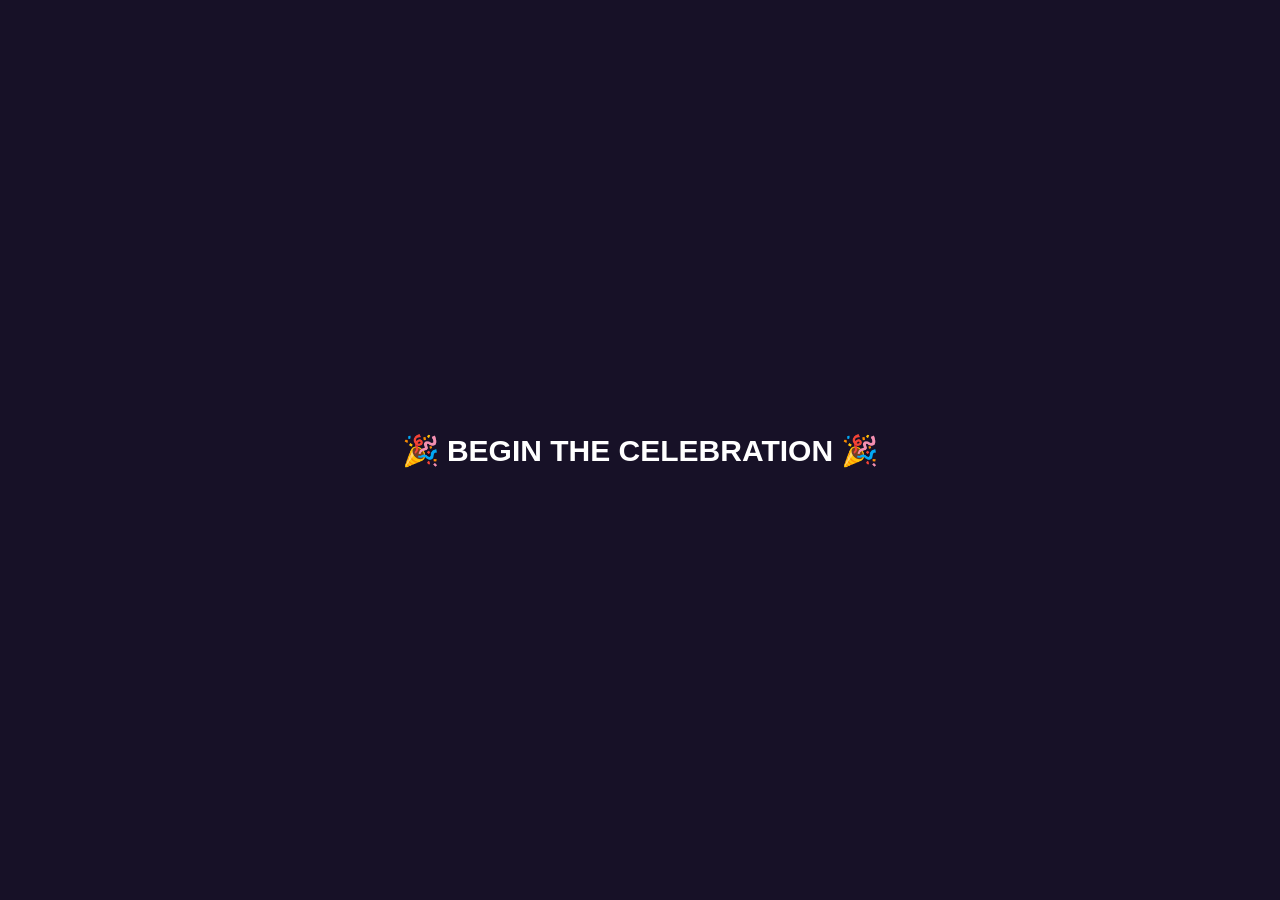
<file: index.html>
<!doctype html><html><head><meta charset="utf-8"><meta name="viewport" content="width=device-width,initial-scale=1"><title>Dr. Charishma turns 20!</title><link rel="stylesheet" href="styles.css"></head>
  <audio id="bgMusic">
    <source src="assets/birthday.mp3" type="audio/mpeg">
</audio>

<button id="startBtn" onclick="startCelebration()">
🎉 BEGIN THE CELEBRATION 🎉
</button>

<script>
function startCelebration(){

    const music=document.getElementById("bgMusic");

    music.play();

    document.getElementById("startBtn").style.display="none";

}
</script>
  <body><div class="noise"></div><nav class="topbar"><div class="brand">DR. C / LEVEL 20</div><div class="nav"><span class="pill">Future doctor. Forever sister.</span></div></nav><main class="page hero"><section><span class="tag">TOP SECRET BIRTHDAY FILE</span><h1><span class="script">Paging...</span>DR. CHARISHMA!</h1><p class="lead">You have officially unlocked Level 20. Before the white coat, the rounds, and all the lives you are going to change, there is one urgent prescription: a full dose of birthday chaos.</p><div class="actions"><button class="btn hot" onclick="startParty()">Begin the birthday rounds</button></div></section><aside class="poster photo-poster"><img src="assets/doctor-exhibition.jpeg" alt="Dr. Charishma at a medical exhibition"><span class="sticker s1">FUTURE DOCTOR</span><span class="sticker s2">PROUD SISTER MOMENT</span></aside></main><div class="toast"></div><script src="app.js"></script></body></html>
</file>
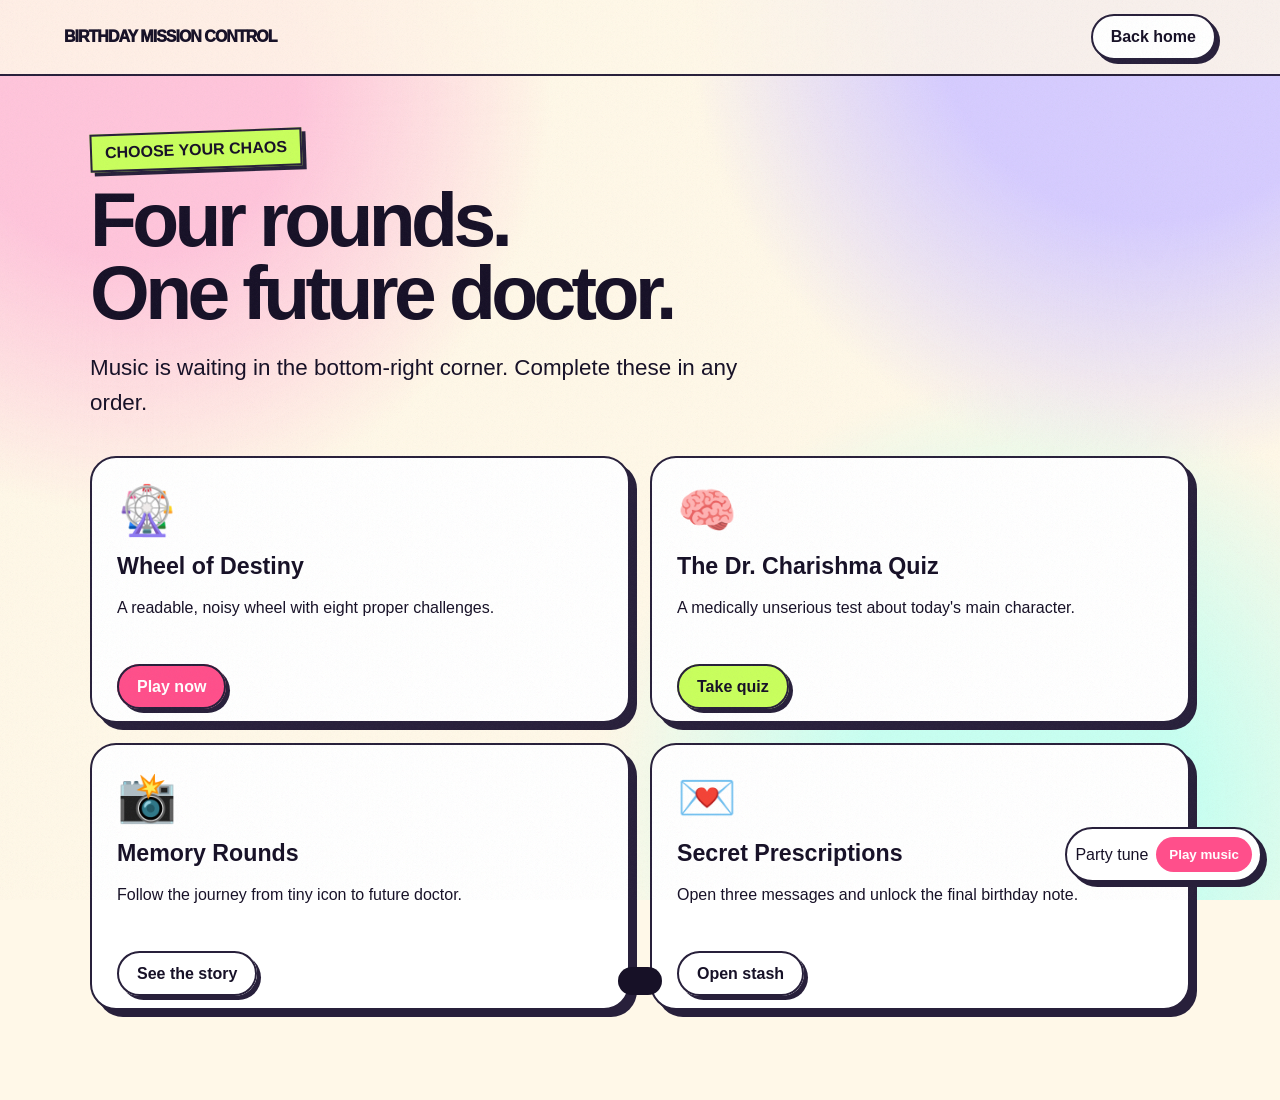
<file: hub.html>
<!doctype html><html><head><meta charset="utf-8"><meta name="viewport" content="width=device-width,initial-scale=1"><title>Dr. Charishma's Birthday Missions</title><link rel="stylesheet" href="styles.css"></head><body><div class="noise"></div><nav class="topbar"><div class="brand">BIRTHDAY MISSION CONTROL</div><div class="nav"><a class="pill" href="index.html">Back home</a></div></nav><main class="page"><span class="tag">CHOOSE YOUR CHAOS</span><h2>Four rounds.<br>One future doctor.</h2><p class="lead">Music is waiting in the bottom-right corner. Complete these in any order.</p><div class="grid"><article class="card"><div class="emoji">🎡</div><h3>Wheel of Destiny</h3><p>A readable, noisy wheel with eight proper challenges.</p><a class="btn hot" href="wheel.html">Play now</a></article><article class="card"><div class="emoji">🧠</div><h3>The Dr. Charishma Quiz</h3><p>A medically unserious test about today's main character.</p><a class="btn lime" href="quiz.html">Take quiz</a></article><article class="card"><div class="emoji">📸</div><h3>Memory Rounds</h3><p>Follow the journey from tiny icon to future doctor.</p><a class="btn" href="photos.html">See the story</a></article><article class="card"><div class="emoji">💌</div><h3>Secret Prescriptions</h3><p>Open three messages and unlock the final birthday note.</p><a class="btn" href="surprise.html">Open stash</a></article></div></main><div class="toast"></div><script src="app.js"></script></body></html>
</file>
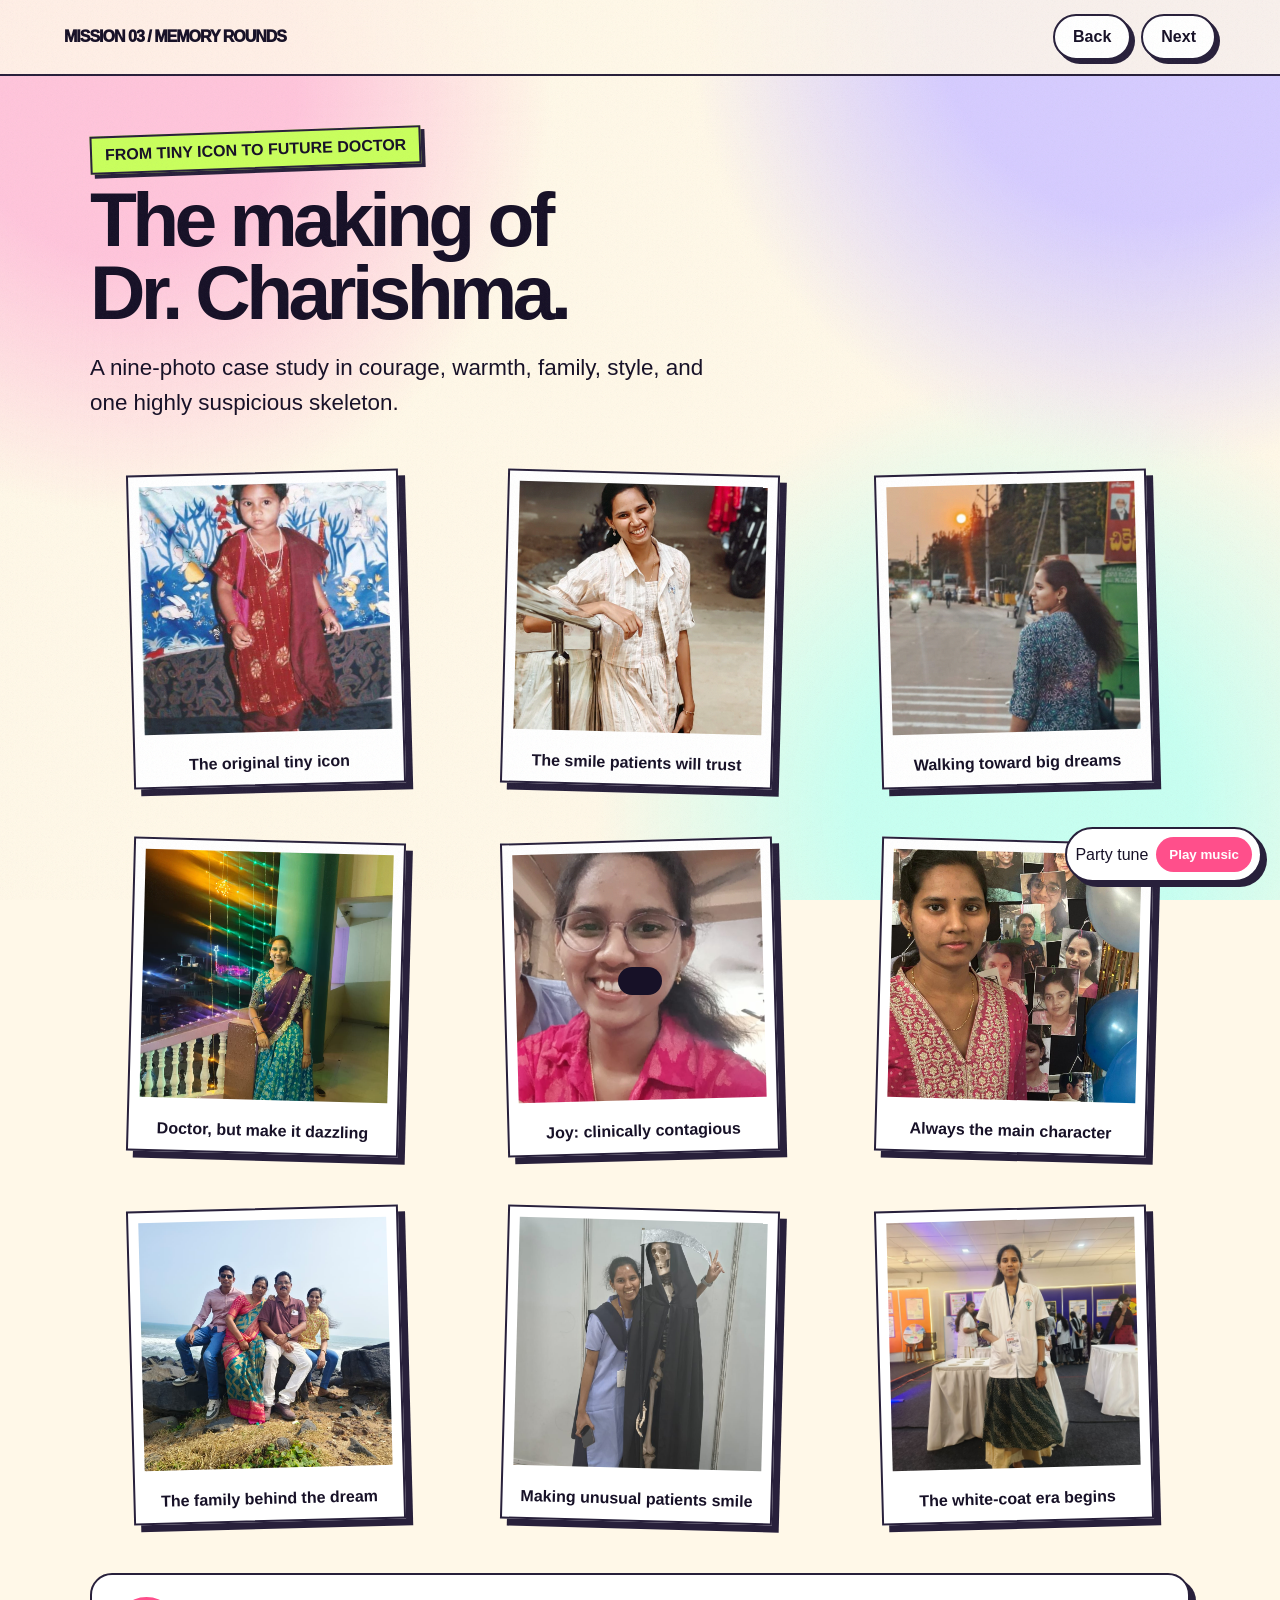
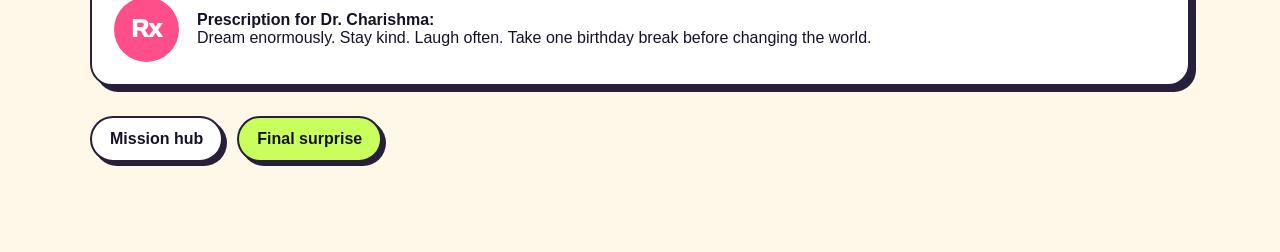
<file: photos.html>
<!doctype html><html><head><meta charset="utf-8"><meta name="viewport" content="width=device-width,initial-scale=1"><title>Dr. Charishma's Story</title><link rel="stylesheet" href="styles.css"></head><body><div class="noise"></div><nav class="topbar"><div class="brand">MISSION 03 / MEMORY ROUNDS</div><div class="nav"><a class="pill" href="hub.html">Back</a><a class="pill hide-mobile" href="surprise.html">Next</a></div></nav><main class="page"><span class="tag">FROM TINY ICON TO FUTURE DOCTOR</span><h2>The making of<br>Dr. Charishma.</h2><p class="lead">A nine-photo case study in courage, warmth, family, style, and one highly suspicious skeleton.</p><div class="gallery story-gallery" id="gallery"><figure class="photo-card"><img src="assets/little-charishma.jpeg" alt="Dr. Charishma as a child"><figcaption>The original tiny icon</figcaption></figure><figure class="photo-card"><img src="assets/bright-smile.jpeg" alt="Dr. Charishma smiling"><figcaption>The smile patients will trust</figcaption></figure><figure class="photo-card"><img src="assets/sunset-walk.jpeg" alt="Dr. Charishma at sunset"><figcaption>Walking toward big dreams</figcaption></figure><figure class="photo-card"><img src="assets/festive-lights.jpeg" alt="Dr. Charishma in festive clothes"><figcaption>Doctor, but make it dazzling</figcaption></figure><figure class="photo-card"><img src="assets/pink-smile.jpeg" alt="Dr. Charishma smiling in pink"><figcaption>Joy: clinically contagious</figcaption></figure><figure class="photo-card"><img src="assets/birthday-collage.jpeg" alt="Dr. Charishma at a celebration"><figcaption>Always the main character</figcaption></figure><figure class="photo-card"><img src="assets/family-whitecoat.jpeg" alt="Dr. Charishma with her family"><figcaption>The family behind the dream</figcaption></figure><figure class="photo-card"><img src="assets/skeleton-friend.jpeg" alt="Dr. Charishma beside a skeleton model"><figcaption>Making unusual patients smile</figcaption></figure><figure class="photo-card"><img src="assets/doctor-exhibition.jpeg" alt="Dr. Charishma in her white coat"><figcaption>The white-coat era begins</figcaption></figure></div><div class="doctor-note"><span>Rx</span><div><strong>Prescription for Dr. Charishma:</strong><br>Dream enormously. Stay kind. Laugh often. Take one birthday break before changing the world.</div></div><div class="actions"><a class="btn" href="hub.html">Mission hub</a><a class="btn lime" href="surprise.html">Final surprise</a></div></main><div class="toast"></div><script src="app.js"></script></body></html>
</file>
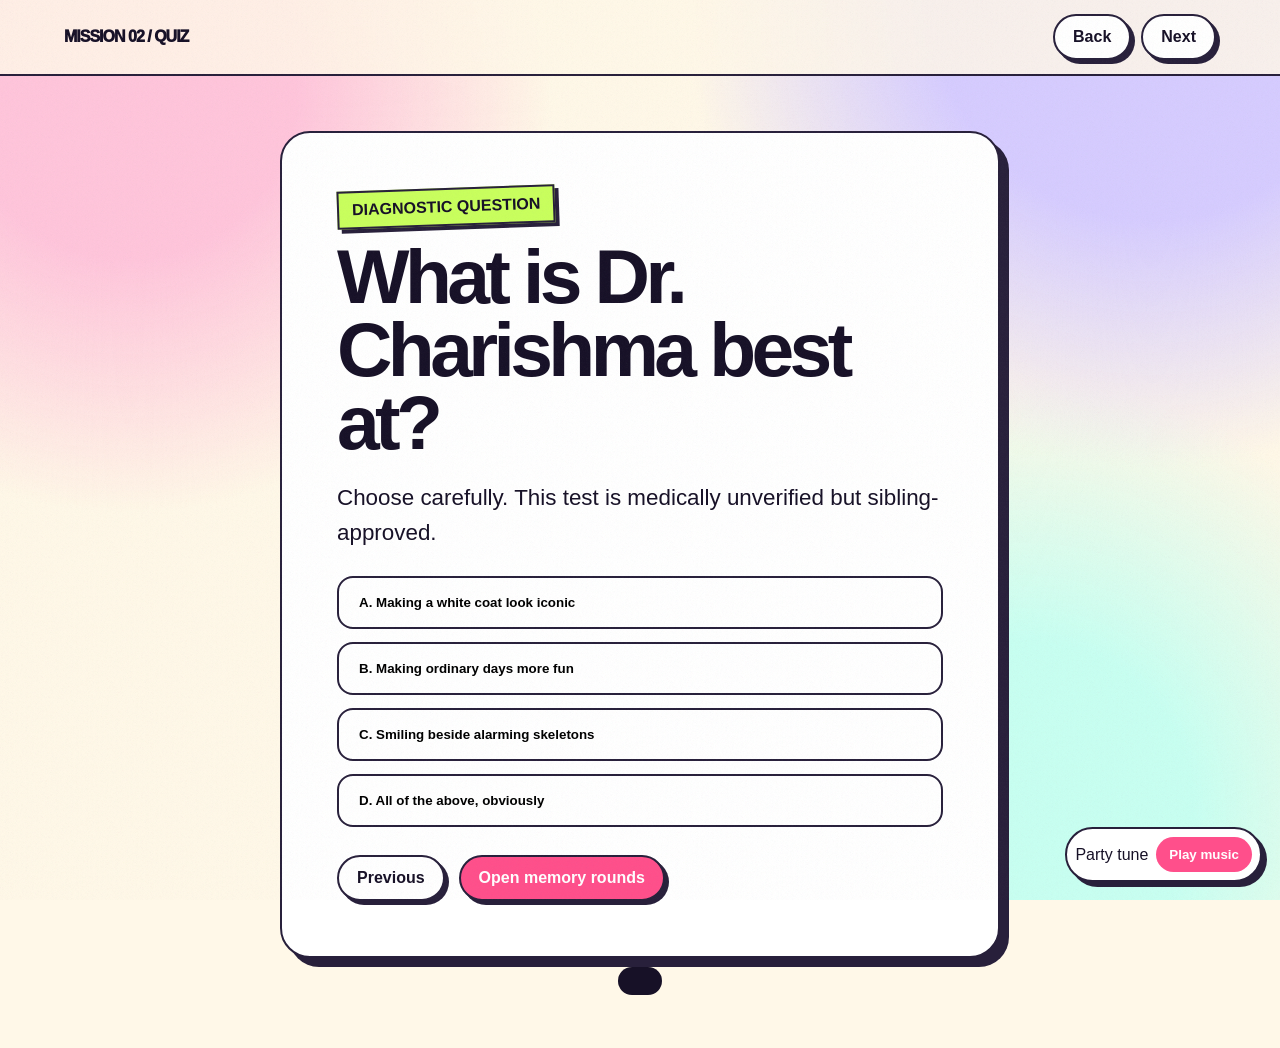
<file: quiz.html>
<!doctype html><html><head><meta charset="utf-8"><meta name="viewport" content="width=device-width,initial-scale=1"><title>The Dr. Charishma Quiz</title><link rel="stylesheet" href="styles.css"></head><body><div class="noise"></div><nav class="topbar"><div class="brand">MISSION 02 / QUIZ</div><div class="nav"><a class="pill" href="wheel.html">Back</a><a class="pill hide-mobile" href="photos.html">Next</a></div></nav><main class="page"><div class="panel quiz-box"><span class="tag">DIAGNOSTIC QUESTION</span><h2>What is Dr. Charishma best at?</h2><p class="lead">Choose carefully. This test is medically unverified but sibling-approved.</p><div class="answers"><button class="answer" onclick="answer(this,false)">A. Making a white coat look iconic</button><button class="answer" onclick="answer(this,false)">B. Making ordinary days more fun</button><button class="answer" onclick="answer(this,false)">C. Smiling beside alarming skeletons</button><button class="answer" data-ok="1" onclick="answer(this,true)">D. All of the above, obviously</button></div><div class="actions"><a class="btn" href="wheel.html">Previous</a><a class="btn hot" href="photos.html">Open memory rounds</a></div></div></main><div class="toast"></div><script src="app.js"></script></body></html>
</file>
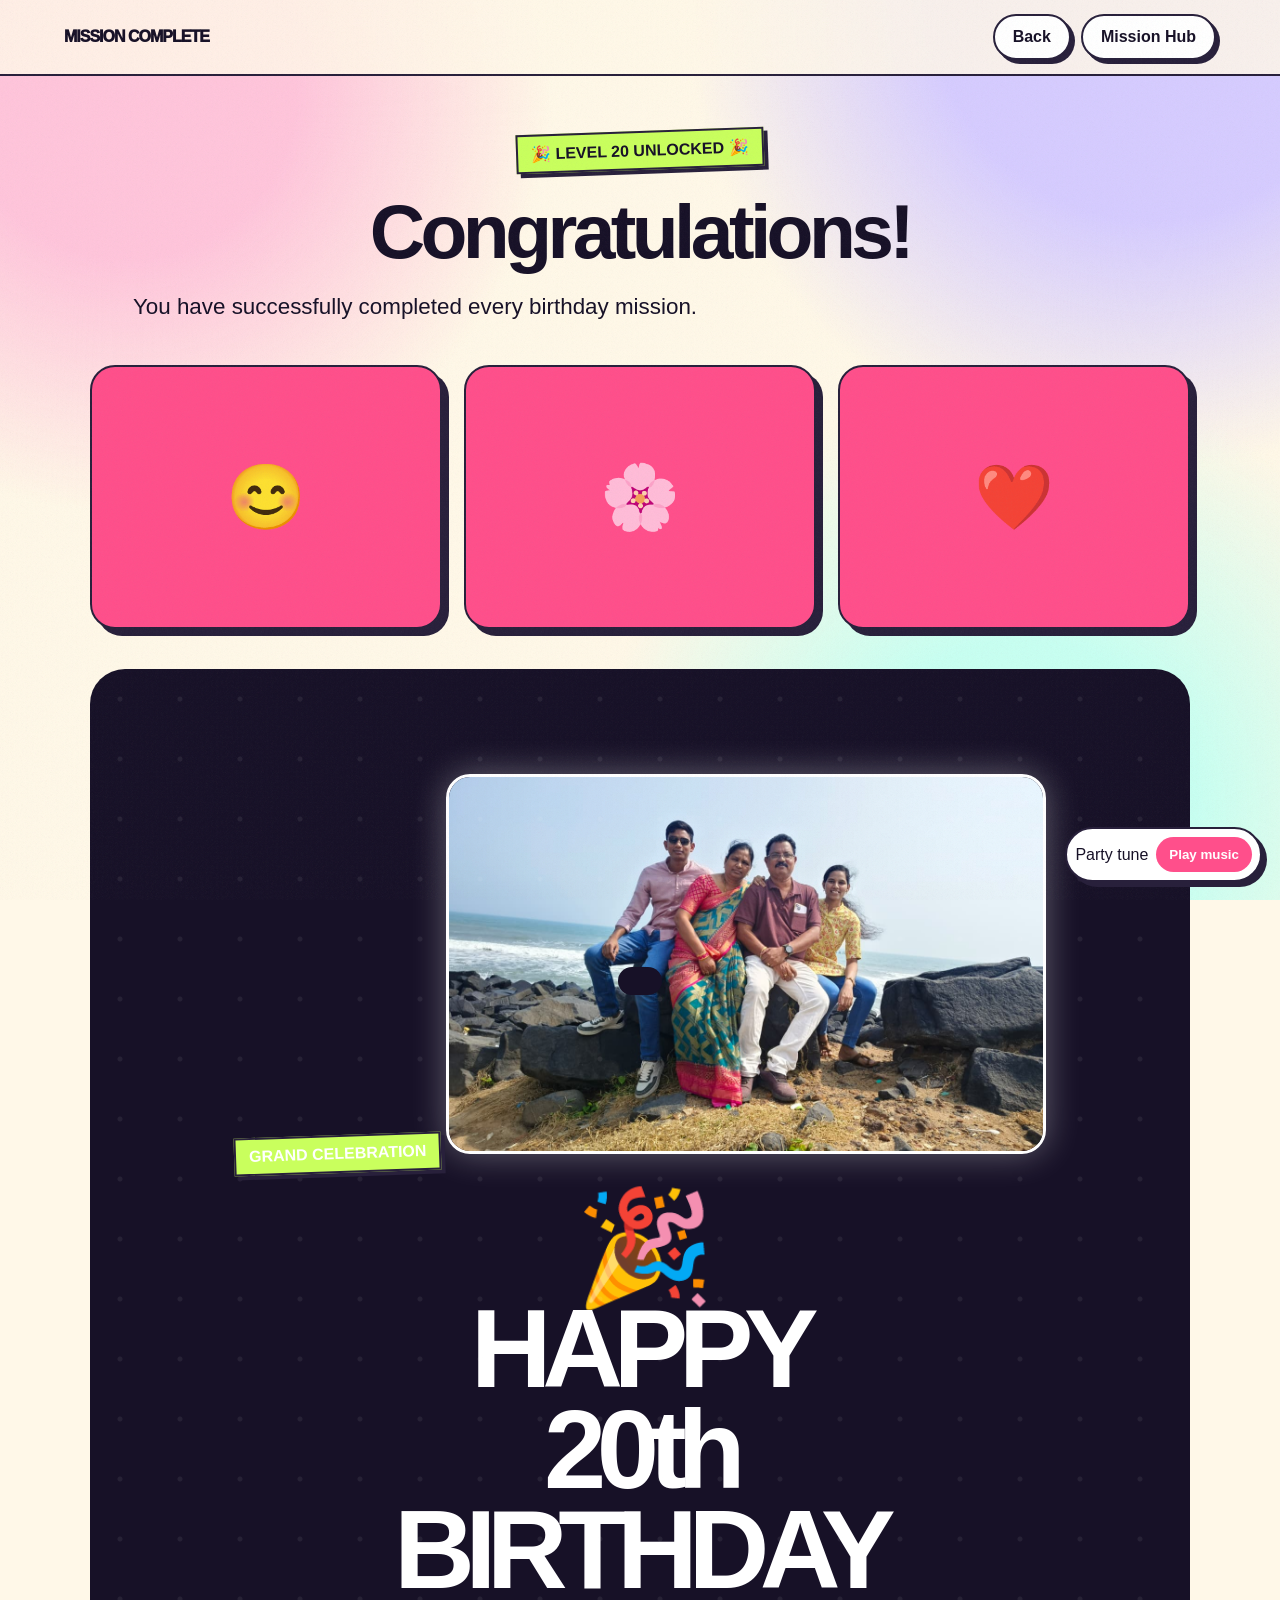
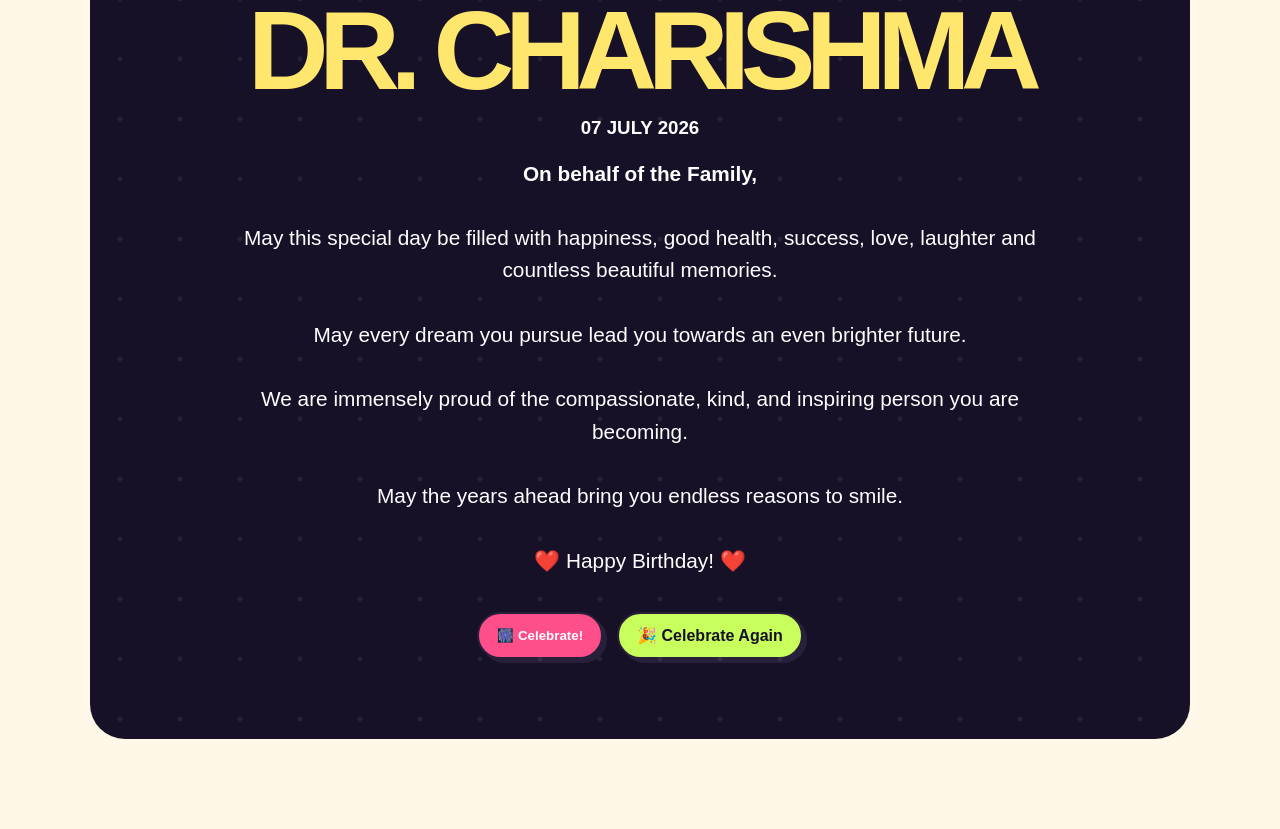
<file: surprise.html>
<!doctype html>
<html>

<head>
<meta charset="utf-8">
<meta name="viewport" content="width=device-width,initial-scale=1">
<title>Grand Finale | Dr. Charishma</title>
<link rel="stylesheet" href="styles.css">
</head>

<body>

<div class="noise"></div>

<nav class="topbar">
<div class="brand">MISSION COMPLETE</div>

<div class="nav">
<a class="pill" href="photos.html">Back</a>
<a class="pill hide-mobile" href="hub.html">Mission Hub</a>
</div>
</nav>

<main class="page">

<div style="text-align:center">

<span class="tag">🎉 LEVEL 20 UNLOCKED 🎉</span>

<h2 style="margin-top:25px">
Congratulations!
</h2>

<p class="lead">
You have successfully completed every birthday mission.
</p>

</div>

<div class="envelopes">

<button class="envelope"
onclick="openEnvelope(this,'Always keep smiling because your smile lights up every room.')">
😊
</button>

<button class="envelope"
onclick="openEnvelope(this,'May your twenties be filled with happiness, success, adventures and countless blessings.')">
🌸
</button>

<button class="envelope"
onclick="openEnvelope(this,'Your family is incredibly proud of the wonderful person and future doctor you are becoming.')">
❤️
</button>

</div>

<section class="finale doctor-finale">

<span class="tag">
GRAND CELEBRATION
</span>

<img
class="final-photo"
src="assets/family-whitecoat.jpeg"
alt="Family">

<h1 style="font-size:clamp(4rem,9vw,7rem);line-height:.9">

🎉<br>

HAPPY

<br>

20th

<br>

BIRTHDAY

<br>

<span style="color:#ffe66d">

DR. CHARISHMA

</span>

</h1>

<h3 style="margin-top:-10px">

07 JULY 2026

</h3>

<p
class="lead"
style="max-width:850px;margin:auto;font-size:1.3rem">

<strong>On behalf of the Family,</strong>

<br><br>

May this special day be filled with happiness,
good health,
success,
love,
laughter
and countless beautiful memories.

<br><br>

May every dream you pursue lead you towards an even brighter future.

<br><br>

We are immensely proud of the compassionate,
kind,
and inspiring person you are becoming.

<br><br>

May the years ahead bring you endless reasons to smile.

<br><br>

❤️
Happy Birthday!
❤️

</p>

<div class="actions"
style="justify-content:center;margin-top:35px">

<button
class="btn hot"
onclick="finale()">

🎆 Celebrate!

</button>

<a
class="btn lime"
href="index.html">

🎉 Celebrate Again

</a>

</div>

</section>

</main>

<div class="toast"></div>
<audio id="birthdaySong">
    <source src="assets/birthday.mp3" type="audio/mpeg">
</audio>
<script src="app.js"></script>

</body>

</html>
</file>
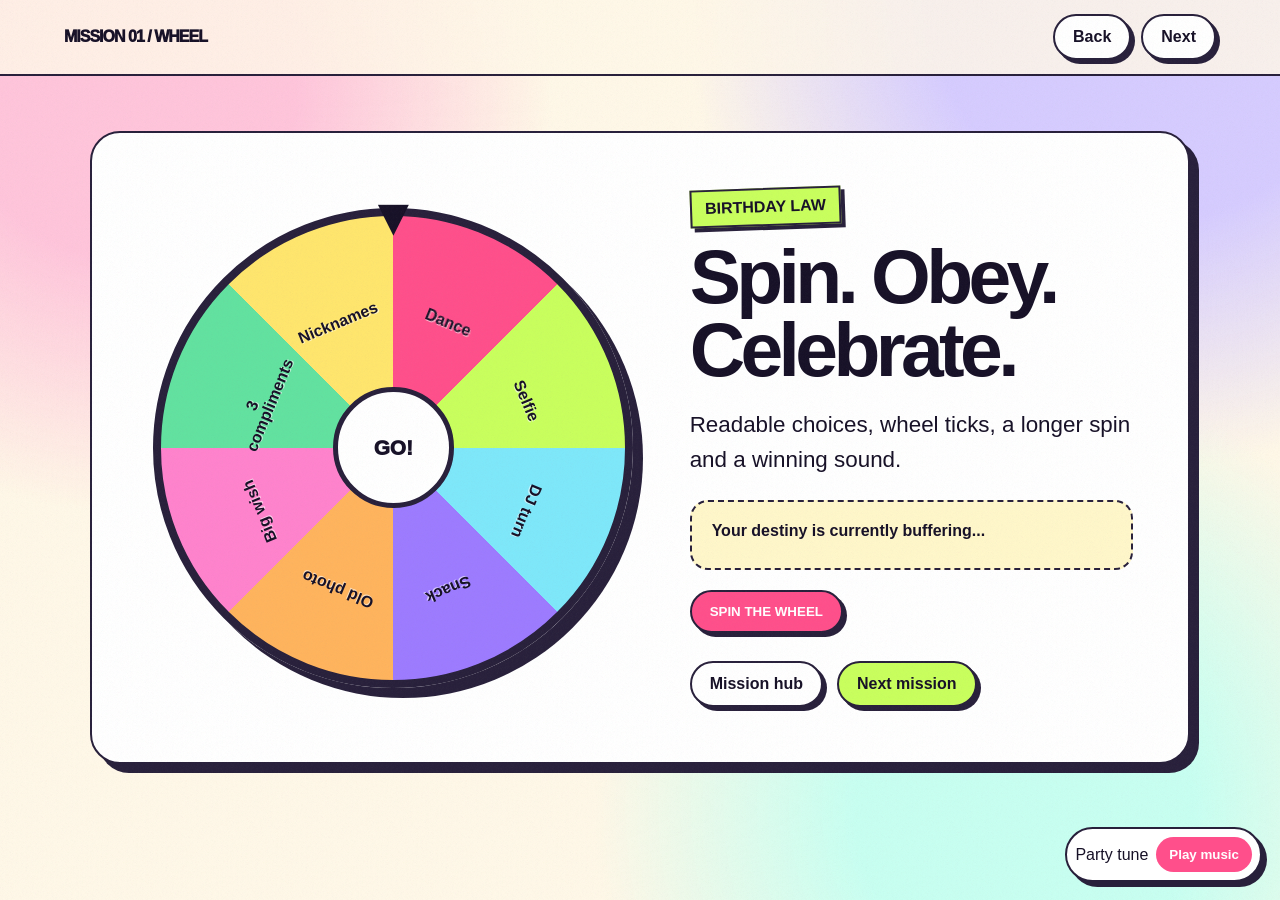
<file: wheel.html>
<!doctype html><html><head><meta charset="utf-8"><meta name="viewport" content="width=device-width,initial-scale=1"><title>Wheel of Destiny</title><link rel="stylesheet" href="styles.css"></head><body><div class="noise"></div><nav class="topbar"><div class="brand">MISSION 01 / WHEEL</div><div class="nav"><a class="pill" href="hub.html">Back</a><a class="pill hide-mobile" href="quiz.html">Next</a></div></nav><main class="page"><div class="wheel-layout panel"><div class="wheel-wrap"><div class="pointer">▼</div><div class="wheel"><div class="wheel-label" style="transform:rotate(-67.5deg)"><span>Dance</span></div><div class="wheel-label" style="transform:rotate(-22.5deg)"><span>Selfie</span></div><div class="wheel-label" style="transform:rotate(22.5deg)"><span>DJ turn</span></div><div class="wheel-label" style="transform:rotate(67.5deg)"><span>Snack</span></div><div class="wheel-label" style="transform:rotate(112.5deg)"><span>Old photo</span></div><div class="wheel-label" style="transform:rotate(157.5deg)"><span>Big wish</span></div><div class="wheel-label" style="transform:rotate(202.5deg)"><span>3 compliments</span></div><div class="wheel-label" style="transform:rotate(247.5deg)"><span>Nicknames</span></div></div></div><section><span class="tag">BIRTHDAY LAW</span><h2>Spin. Obey. Celebrate.</h2><p class="lead">Readable choices, wheel ticks, a longer spin and a winning sound.</p><div class="result" id="result">Your destiny is currently buffering...</div><button class="btn hot" id="spinBtn" onclick="spin()">SPIN THE WHEEL</button><div class="actions"><a class="btn" href="hub.html">Mission hub</a><a class="btn lime" href="quiz.html">Next mission</a></div></section></div></main><div class="toast"></div><script src="app.js"></script></body></html>
</file>
<file: styles.css>
:root{--night:#171127;--cream:#fff8e8;--hot:#ff4f8b;--lime:#c9ff5d;--blue:#7ee8fa;--violet:#9d7bff;--line:#28203b}*{box-sizing:border-box}html{scroll-behavior:smooth}body{margin:0;min-height:100vh;font-family:Arial,sans-serif;color:var(--night);background:var(--cream);overflow-x:hidden}body:before{content:"";position:fixed;inset:0;z-index:-2;background:radial-gradient(circle at 10% 10%,#ffc5db 0 12%,transparent 30%),radial-gradient(circle at 90% 0,#d6ccff 0 15%,transparent 32%),radial-gradient(circle at 80% 90%,#c8fff1 0 13%,transparent 33%)}.noise{position:fixed;inset:0;opacity:.05;pointer-events:none;z-index:30;background-image:url("data:image/svg+xml,%3Csvg xmlns='http://www.w3.org/2000/svg' width='140' height='140'%3E%3Cfilter id='n'%3E%3CfeTurbulence baseFrequency='.8' numOctaves='3'/%3E%3C/filter%3E%3Crect width='100%25' height='100%25' filter='url(%23n)'/%3E%3C/svg%3E")}.topbar{height:76px;display:flex;align-items:center;justify-content:space-between;padding:0 clamp(18px,5vw,70px);border-bottom:2px solid var(--line);background:rgba(255,248,232,.82);backdrop-filter:blur(12px);position:sticky;top:0;z-index:20}.brand{font-weight:1000;letter-spacing:-1px}.nav{display:flex;gap:10px}.pill,.btn{border:2px solid var(--line);border-radius:999px;padding:12px 18px;background:white;color:var(--night);font-weight:900;text-decoration:none;cursor:pointer;box-shadow:4px 4px 0 var(--line);transition:.15s}.pill:hover,.btn:hover{transform:translate(2px,2px);box-shadow:2px 2px 0 var(--line)}.btn.hot{background:var(--hot);color:white}.btn.lime{background:var(--lime)}.page{width:min(1100px,92%);margin:auto;padding:55px 0 90px}.hero{min-height:calc(100vh - 76px);display:grid;grid-template-columns:1.1fr .9fr;gap:55px;align-items:center}.tag{display:inline-block;padding:8px 13px;border:2px solid var(--line);background:var(--lime);font-weight:900;transform:rotate(-2deg);box-shadow:4px 4px 0 var(--line)}h1{font-size:clamp(4rem,11vw,8rem);line-height:.82;letter-spacing:-.085em;margin:28px 0}.script{display:block;color:var(--hot);font-family:cursive;font-size:.42em;letter-spacing:0;transform:rotate(-3deg);margin-bottom:15px}.lead{font-size:clamp(1.1rem,2vw,1.4rem);line-height:1.55;max-width:650px}.actions{display:flex;gap:14px;flex-wrap:wrap;margin-top:28px}.poster{aspect-ratio:4/5;background:var(--violet);border:3px solid var(--line);border-radius:32px;box-shadow:14px 14px 0 var(--line);display:grid;place-items:center;position:relative;transform:rotate(3deg);overflow:hidden}.poster .big{font-size:clamp(7rem,18vw,13rem);font-weight:1000;color:white;text-shadow:8px 8px 0 var(--hot)}.sticker{position:absolute;background:var(--lime);border:2px solid var(--line);padding:10px 14px;border-radius:50%;font-weight:1000}.s1{top:8%;right:6%;transform:rotate(13deg)}.s2{bottom:8%;left:6%;background:var(--blue);transform:rotate(-9deg)}h2{font-size:clamp(2.5rem,6vw,5rem);line-height:.95;letter-spacing:-.06em;margin:14px 0}.grid{display:grid;grid-template-columns:repeat(3,1fr);gap:20px;margin-top:35px}.card{border:2px solid var(--line);border-radius:26px;background:#fff;padding:25px;box-shadow:7px 7px 0 var(--line);position:relative;transition:.2s}.card:hover{transform:translateY(-5px) rotate(-1deg)}.card .emoji{font-size:3rem}.card h3{font-size:1.45rem;margin:14px 0 8px}.card p{line-height:1.5;min-height:66px}.locked{opacity:.55;filter:grayscale(.4)}.progress{height:16px;border:2px solid var(--line);border-radius:99px;background:white;overflow:hidden;margin:18px 0 32px}.progress span{display:block;height:100%;width:var(--p);background:linear-gradient(90deg,var(--hot),var(--violet))}.panel{background:white;border:2px solid var(--line);border-radius:30px;padding:clamp(25px,5vw,55px);box-shadow:9px 9px 0 var(--line)}.wheel-layout{display:grid;grid-template-columns:1fr .9fr;gap:50px;align-items:center}.wheel-wrap{position:relative;max-width:480px;aspect-ratio:1}.pointer{position:absolute;z-index:3;top:-22px;left:50%;transform:translateX(-50%);font-size:3.3rem}.wheel{height:100%;border:8px solid var(--line);border-radius:50%;background:conic-gradient(#ff4f8b 0 45deg,#c9ff5d 45deg 90deg,#7ee8fa 90deg 135deg,#9d7bff 135deg 180deg,#ffb45d 180deg 225deg,#ff83cd 225deg 270deg,#62e2a0 270deg 315deg,#ffe66d 315deg);box-shadow:10px 10px 0 var(--line);transition:transform 4s cubic-bezier(.1,.72,.08,1);position:relative}.wheel:after{content:"SPIN";position:absolute;inset:38%;border-radius:50%;background:white;border:5px solid var(--line);display:grid;place-items:center;font-weight:1000}.result{border:2px dashed var(--line);border-radius:18px;padding:20px;margin:20px 0;background:#fff7ca;font-weight:900;min-height:70px}.quiz-box{max-width:720px;margin:auto}.answers{display:grid;gap:13px;margin-top:25px}.answer{text-align:left;padding:17px 20px;border:2px solid var(--line);border-radius:16px;background:white;font-weight:800;cursor:pointer}.answer:hover{background:var(--blue)}.answer.correct{background:var(--lime)}.answer.wrong{background:#ffb4b4}.envelopes{display:grid;grid-template-columns:repeat(3,1fr);gap:22px;margin:40px 0}.envelope{aspect-ratio:4/3;border:2px solid var(--line);border-radius:25px;background:var(--hot);color:white;display:grid;place-items:center;font-size:4rem;box-shadow:7px 7px 0 var(--line);cursor:pointer;transition:.25s}.envelope:hover{transform:translateY(-8px) rotate(2deg)}.envelope.open{background:white;font-size:1rem;color:var(--night);padding:25px;text-align:center;font-weight:900;transform:none}.finale{text-align:center;background:var(--night);color:white;border-radius:35px;padding:clamp(35px,8vw,80px);position:relative;overflow:hidden}.finale h1{font-size:clamp(3.6rem,9vw,7rem);margin:25px 0}.backrow{display:flex;justify-content:space-between;align-items:center;margin-bottom:35px}.confetti{position:fixed;top:-20px;width:11px;height:17px;z-index:99;pointer-events:none;animation:fall 3s linear forwards}@keyframes fall{to{transform:translateY(110vh) rotate(900deg)}}@keyframes pop{50%{transform:scale(1.13) rotate(3deg)}}.pop{animation:pop .4s}.toast{position:fixed;left:50%;bottom:25px;transform:translate(-50%,120px);background:var(--night);color:white;padding:14px 22px;border-radius:99px;font-weight:900;z-index:50;transition:.3s}.toast.show{transform:translate(-50%,0)}@media(max-width:760px){.hero,.wheel-layout{grid-template-columns:1fr}.poster{max-width:430px;margin:auto}.grid,.envelopes{grid-template-columns:1fr}.nav .hide-mobile{display:none}.page{padding-top:35px}h1{font-size:4.6rem}.wheel-wrap{margin:auto}.card p{min-height:auto}}


/* ===== Mobile Wheel Fix ===== */
.wheel-wrap{position:relative;width:min(90vw,480px);height:min(90vw,480px);margin:auto}
.wheel{width:100%;height:100%}
.wheel-label{position:absolute;left:50%;top:50%;width:45%;transform-origin:0 0;display:flex;justify-content:flex-end;pointer-events:none}
.wheel-label span{display:block;transform:translate(-8px,-50%) rotate(90deg);font-size:clamp(10px,2vw,16px);font-weight:700;color:#171127;text-shadow:1px 1px 0 rgba(255,255,255,.6)}
@media (max-width:760px){
.wheel-wrap{width:90vw;height:90vw;max-width:360px;max-height:360px}
.pointer{font-size:2.3rem;top:-16px}
.wheel:after{inset:40%;font-size:14px}
.wheel-label span{font-size:10px}
}
/* ===== GRAND FINALE ===== */

.balloon{
position:fixed;
bottom:-120px;
width:40px;
height:55px;
border-radius:50%;
z-index:999;
animation:floatBalloon 10s linear forwards;
box-shadow:0 5px 12px rgba(0,0,0,.2);
}

.balloon:after{
content:"";
position:absolute;
left:50%;
top:55px;
width:2px;
height:70px;
background:#777;
transform:translateX(-50%);
}

@keyframes floatBalloon{

0%{
transform:translateY(0) rotate(-8deg);
opacity:1;
}

100%{
transform:translateY(-130vh) rotate(8deg);
opacity:0;
}

}

.doctor-finale{

position:relative;

overflow:hidden;

}

.doctor-finale::before{

content:"";

position:absolute;

inset:0;

background:

radial-gradient(circle,#ffffff22 2px,transparent 3px);

background-size:60px 60px;

animation:stars 18s linear infinite;

pointer-events:none;

opacity:.5;

}

@keyframes stars{

from{
transform:translateY(0);
}

to{
transform:translateY(-120px);
}

}

.final-photo{

border-radius:25px;

box-shadow:0 0 35px #fff5;

transition:.5s;

}

.final-photo:hover{

transform:scale(1.05);

}

.finale h1{

animation:glow 2s infinite alternate;

}

@keyframes glow{

from{

text-shadow:

0 0 10px #fff,

0 0 20px #ffe66d;

}

to{

text-shadow:

0 0 25px #fff,

0 0 45px #ff4f8b,

0 0 60px #ffe66d;

}

}
#startBtn{

position:fixed;

inset:0;

width:100vw;

height:100vh;

border:none;

background:#171127;

color:white;

font-size:30px;

font-weight:bold;

cursor:pointer;

z-index:99999;

}
</file>
